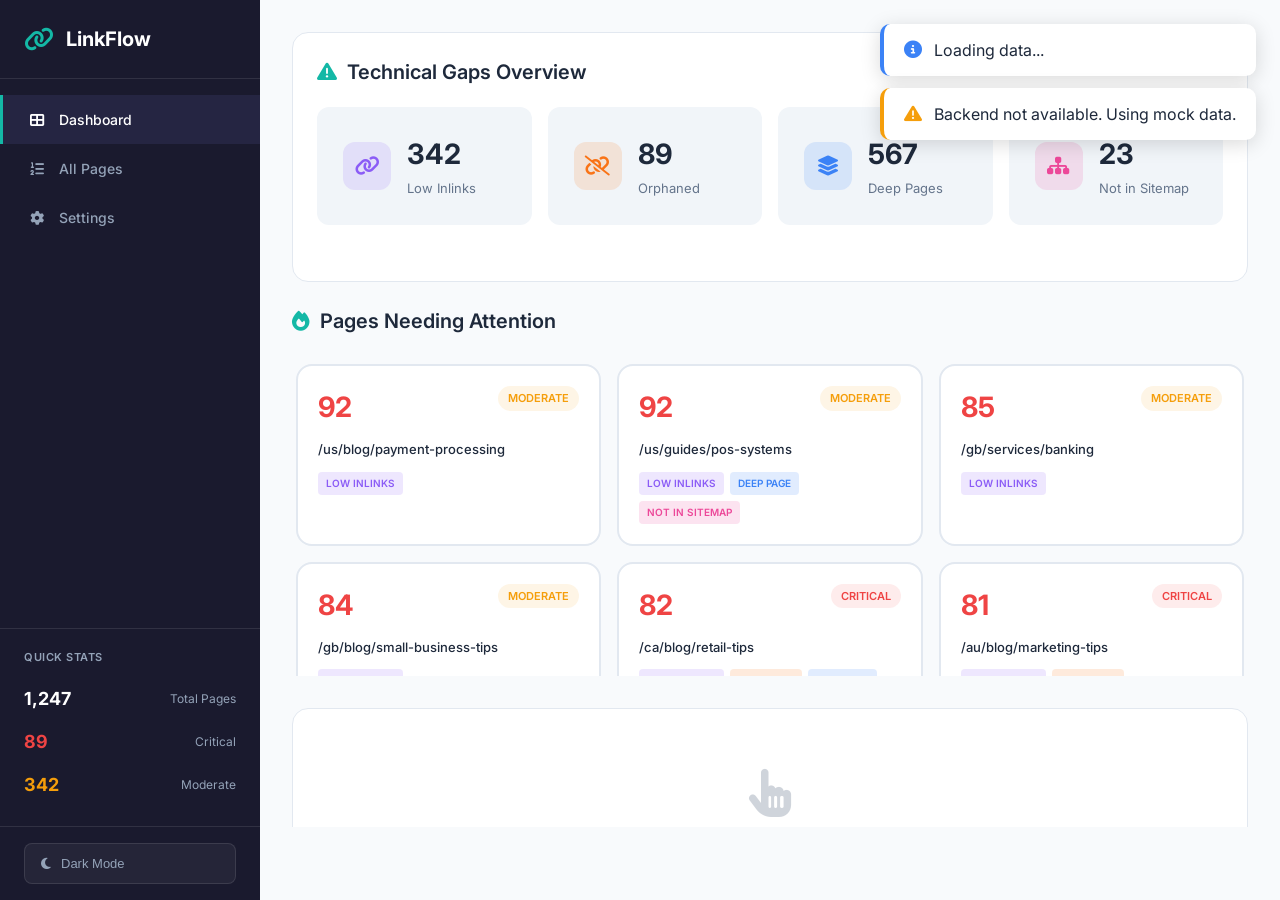
<file: index.html>
<!DOCTYPE html>
<html lang="en">
<head>
    <meta charset="UTF-8">
    <meta name="viewport" content="width=device-width, initial-scale=1.0">
    <title>Internal Linking Tool v2 - SEO Dashboard</title>
    <link rel="stylesheet" href="css/styles.css">
    <link rel="stylesheet" href="https://cdnjs.cloudflare.com/ajax/libs/font-awesome/6.4.0/css/all.min.css">
    <link rel="preconnect" href="https://fonts.googleapis.com">
    <link rel="preconnect" href="https://fonts.gstatic.com" crossorigin>
    <link href="https://fonts.googleapis.com/css2?family=Inter:wght@300;400;500;600;700&display=swap" rel="stylesheet">
</head>
<body>
    <!-- Toast Container -->
    <div id="toastContainer" class="toast-container"></div>

    <!-- Page Details Modal -->
    <div id="pageModal" class="modal-overlay" onclick="closeModal(event)">
        <div class="modal-container" onclick="event.stopPropagation()">
            <div class="modal-header">
                <h2 id="modalTitle">Page Details</h2>
                <button class="modal-close" onclick="closeModal()">
                    <i class="fas fa-times"></i>
                </button>
            </div>
            <div class="modal-body">
                <div class="modal-url" id="modalUrl">/page/url</div>
                <div class="modal-metrics">
                    <div class="metric-box">
                        <span class="metric-label">Position</span>
                        <span class="metric-value" id="modalPosition">--</span>
                    </div>
                    <div class="metric-box">
                        <span class="metric-label">Inlinks</span>
                        <span class="metric-value" id="modalInlinks">--</span>
                    </div>
                    <div class="metric-box">
                        <span class="metric-label">Depth</span>
                        <span class="metric-value" id="modalDepth">--</span>
                    </div>
                    <div class="metric-box">
                        <span class="metric-label">Score</span>
                        <span class="metric-value" id="modalScore">--</span>
                    </div>
                </div>
                <div class="modal-grid">
                    <div class="modal-section">
                        <h4><i class="fas fa-clipboard-check"></i> Technical Gaps</h4>
                        <ul id="modalTechChecklist" class="tech-checklist-list"></ul>
                    </div>
                    <div class="modal-section">
                        <h4><i class="fas fa-link"></i> Interlink Recommendations</h4>
                        <div class="modal-recommendations" id="modalRecommendations">
                            <table class="recommendations-table">
                                <thead>
                                    <tr>
                                        <th>Source Page</th>
                                        <th>Relevance</th>
                                        <th>Anchor Text</th>
                                        <th>Action</th>
                                    </tr>
                                </thead>
                                <tbody id="modalRecommendationsBody"></tbody>
                            </table>
                        </div>
                    </div>
                </div>
            </div>
        </div>
    </div>

    <!-- App Layout -->
    <div class="app-layout">
        <!-- Sidebar -->
        <aside class="sidebar">
            <div class="sidebar-header">
                <div class="logo">
                    <i class="fas fa-link"></i>
                    <span>LinkFlow</span>
                </div>
            </div>
            
            <nav class="sidebar-nav">
                <a href="#" class="nav-item active" data-tab="dashboard">
                    <i class="fas fa-th-large"></i>
                    <span>Dashboard</span>
                </a>
                <a href="#" class="nav-item" data-tab="priority-queue">
                    <i class="fas fa-list-ol"></i>
                    <span>All Pages</span>
                </a>

                <a href="#" class="nav-item" data-tab="settings">
                    <i class="fas fa-cog"></i>
                    <span>Settings</span>
                </a>
            </nav>
            
            <div class="sidebar-stats">
                <div class="stats-heading">Quick Stats</div>
                <div class="stat-item">
                    <span class="stat-value" id="sidebarTotal">--</span>
                    <span class="stat-label">Total Pages</span>
                </div>
                <div class="stat-item critical">
                    <span class="stat-value" id="sidebarCritical">--</span>
                    <span class="stat-label">Critical</span>
                </div>
                <div class="stat-item moderate">
                    <span class="stat-value" id="sidebarModerate">--</span>
                    <span class="stat-label">Moderate</span>
                </div>
            </div>
            
            <div class="sidebar-footer">
                <button class="dark-mode-toggle" onclick="toggleDarkMode()">
                    <i class="fas fa-moon"></i>
                    <span>Dark Mode</span>
                </button>
            </div>
        </aside>

        <!-- Main Content -->
        <main class="main-content">

            <!-- Dashboard Tab -->
            <div id="dashboard-tab" class="tab-content active">
                <section class="gaps-section dashboard-gaps">
                    <div class="section-header">
                        <h2><i class="fas fa-exclamation-triangle"></i> Technical Gaps Overview</h2>
                    </div>
                    <div class="gaps-cards">
                        <div class="gap-card purple">
                            <div class="gap-icon"><i class="fas fa-link"></i></div>
                            <div class="gap-info">
                                <span class="gap-value" id="gapLowInlinks">--</span>
                                <span class="gap-label">Low Inlinks</span>
                            </div>
                        </div>
                        <div class="gap-card orange">
                            <div class="gap-icon"><i class="fas fa-unlink"></i></div>
                            <div class="gap-info">
                                <span class="gap-value" id="gapOrphaned">--</span>
                                <span class="gap-label">Orphaned</span>
                            </div>
                        </div>
                        <div class="gap-card blue">
                            <div class="gap-icon"><i class="fas fa-layer-group"></i></div>
                            <div class="gap-info">
                                <span class="gap-value" id="gapDeepPages">--</span>
                                <span class="gap-label">Deep Pages</span>
                            </div>
                        </div>
                        <div class="gap-card pink">
                            <div class="gap-icon"><i class="fas fa-sitemap"></i></div>
                            <div class="gap-info">
                                <span class="gap-value" id="gapNotInSitemap">--</span>
                                <span class="gap-label">Not in Sitemap</span>
                            </div>
                        </div>
                    </div>
                </section>

                <section class="cards-section">
                    <div class="section-header">
                        <h2><i class="fas fa-fire"></i> Pages Needing Attention</h2>
                    </div>
                    <div class="page-cards-container" id="pageCardsContainer">
                        <div class="loading-cards">
                            <span class="spinner"></span>
                            <span>Loading priority pages...</span>
                        </div>
                    </div>
                </section>

                <section class="details-section" id="detailsSection">
                    <div class="details-placeholder" id="detailsPlaceholder">
                        <i class="fas fa-hand-pointer"></i>
                        <h3>Select a page above</h3>
                        <p>Click on any page card to view details and recommendations</p>
                    </div>
                    <div class="details-content" id="detailsContent" style="display: none;">
                        <div class="details-grid">
                            <div class="details-info">
                                <div class="details-header">
                                    <h3 id="detailsTitle">Page Title</h3>
                                    <span class="details-url" id="detailsUrl">/page/url</span>
                                </div>
                                <div class="metrics-row">
                                    <div class="metric-box">
                                        <span class="metric-label">Position</span>
                                        <span class="metric-value" id="detailsPosition">--</span>
                                    </div>
                                    <div class="metric-box">
                                        <span class="metric-label">Inlinks</span>
                                        <span class="metric-value" id="detailsInlinks">--</span>
                                    </div>
                                    <div class="metric-box">
                                        <span class="metric-label">Depth</span>
                                        <span class="metric-value" id="detailsDepth">--</span>
                                    </div>
                                    <div class="metric-box">
                                        <span class="metric-label">Score</span>
                                        <span class="metric-value" id="detailsScore">--</span>
                                    </div>
                                </div>
                                <div class="tech-checklist">
                                    <h4><i class="fas fa-clipboard-check"></i> Technical Gaps</h4>
                                    <ul id="techChecklist"></ul>
                                </div>
                            </div>
                            <div class="details-recommendations">
                                <h4><i class="fas fa-link"></i> Interlink Recommendations</h4>
                                <div class="recommendations-table-container" id="recommendationsContainer">
                                    <table class="recommendations-table">
                                        <thead>
                                            <tr>
                                                <th>Source Page</th>
                                                <th>Relevance</th>
                                                <th>Anchor Text</th>
                                                <th>Action</th>
                                            </tr>
                                        </thead>
                                        <tbody id="recommendationsBody"></tbody>
                                    </table>
                                </div>
                            </div>
                        </div>
                    </div>
                </section>
            </div>

            <!-- Page Path Breakdown Tab -->
            <div id="priority-queue-tab" class="tab-content">
                <section class="table-section">
                    <div class="section-header">
                        <h2><i class="fas fa-list-ol"></i> Page Path Breakdown</h2>
                        <span class="results-count" id="resultsCount">-- results</span>
                    </div>
                    
                    <!-- Filter Bar -->
                    <div class="filter-bar">
                        <div class="filter-search">
                            <i class="fas fa-search"></i>
                            <input type="text" id="globalSearch" placeholder="Search by URL..." oninput="handleSearch()">
                        </div>
                        <div class="filter-group">
                            <div class="filter-item">
                                <label><i class="fas fa-globe"></i> Market</label>
                                <select id="marketFilter" onchange="applyFilters()">
                                    <option value="global">All Markets</option>
                                    <option value="us">US</option>
                                    <option value="au">AU</option>
                                    <option value="gb">GB</option>
                                    <option value="ca">CA</option>
                                </select>
                            </div>
                            <div class="filter-item">
                                <label><i class="fas fa-exclamation-circle"></i> Tech Issue</label>
                                <select id="techIssueFilter" onchange="applyFilters()">
                                    <option value="all">All Issues</option>
                                    <option value="low_inlinks">Low Inlinks</option>
                                    <option value="orphaned">Orphaned</option>
                                    <option value="deep_page">Deep Pages</option>
                                    <option value="not_in_sitemap">Not in Sitemap</option>
                                </select>
                            </div>
                            <div class="filter-item">
                                <label><i class="fas fa-tag"></i> Category</label>
                                <select id="categoryFilter" onchange="applyFilters()">
                                    <option value="all">All Categories</option>
                                    <option value="critical">Critical</option>
                                    <option value="moderate">Moderate</option>
                                </select>
                            </div>
                        </div>
                        <button class="btn-export" onclick="exportCSV()">
                            <i class="fas fa-download"></i>
                            Export CSV
                        </button>
                    </div>

                    <div class="table-container">
                        <table class="data-table" id="priorityTable">
                            <thead>
                                <tr>
                                    <th onclick="sortTable('url')">URL <i class="fas fa-sort"></i></th>
                                    <th onclick="sortTable('priority_score')">Score <i class="fas fa-sort"></i></th>
                                    <th onclick="sortTable('bucket')">Category <i class="fas fa-sort"></i></th>
                                    <th onclick="sortTable('position')">Position <i class="fas fa-sort"></i></th>
                                    <th onclick="sortTable('inlinks')">Inlinks <i class="fas fa-sort"></i></th>
                                    <th>Tech Issues</th>
                                    <th>Actions</th>
                                </tr>
                            </thead>
                            <tbody id="tableBody"></tbody>
                        </table>
                    </div>
                    <div class="pagination" id="pagination">
                        <span id="paginationInfo">Showing 0 results</span>
                        <div class="pagination-controls">
                            <button class="pagination-btn" id="prevPage" onclick="changePage(-1)" disabled>
                                <i class="fas fa-chevron-left"></i> Prev
                            </button>
                            <div class="pagination-pages" id="paginationPages"></div>
                            <button class="pagination-btn" id="nextPage" onclick="changePage(1)">
                                Next <i class="fas fa-chevron-right"></i>
                            </button>
                        </div>
                    </div>
                </section>
            </div>

            <!-- Settings Tab -->
            <div id="settings-tab" class="tab-content">
                <section class="settings-section">
                    <div class="section-header">
                        <h2><i class="fas fa-cog"></i> Settings</h2>
                    </div>
                    <div class="settings-grid">
                        <div class="settings-card">
                            <h3><i class="fas fa-plug"></i> API Configuration</h3>
                            <div class="api-status-list">
                                <div class="api-status-item">
                                    <div class="api-status-info">
                                        <span class="api-name">OnCrawl</span>
                                        <span class="api-description">Technical SEO data</span>
                                    </div>
                                    <span class="status-indicator" id="oncrawlStatus">
                                        <i class="fas fa-circle"></i>
                                        <span>Not tested</span>
                                    </span>
                                </div>
                                <div class="api-status-item">
                                    <div class="api-status-info">
                                        <span class="api-name">SEMRush</span>
                                        <span class="api-description">Keyword & ranking data</span>
                                    </div>
                                    <span class="status-indicator" id="semrushStatus">
                                        <i class="fas fa-circle"></i>
                                        <span>Not tested</span>
                                    </span>
                                </div>
                            </div>
                            <button class="btn-primary" onclick="testConnections()">
                                <i class="fas fa-plug"></i> Test Connections
                            </button>
                        </div>

                    </div>
                </section>
            </div>
        </main>
    </div>

    <script src="js/app.js"></script>
</body>
</html>
</file>
<file: css/styles.css>
/* Internal Linking Tool v2 - Split-View Dashboard
 * Font: Inter
 */

* {
    margin: 0;
    padding: 0;
    box-sizing: border-box;
}

:root {
    --bg-primary: #f8fafc;
    --bg-secondary: #ffffff;
    --bg-tertiary: #f1f5f9;
    --sidebar-bg: #1a1a2e;
    --sidebar-hover: #252542;
    --text-primary: #1e293b;
    --text-secondary: #64748b;
    --text-light: #94a3b8;
    --border-color: #e2e8f0;
    --accent: #14b8a6;
    --accent-hover: #0d9488;
    --red: #ef4444;
    --orange: #f97316;
    --yellow: #f59e0b;
    --green: #10b981;
    --blue: #3b82f6;
    --purple: #8b5cf6;
    --pink: #ec4899;
    --card-shadow: 0 1px 3px rgba(0,0,0,0.1);
    --card-shadow-hover: 0 4px 12px rgba(0,0,0,0.15);
}

.dark {
    --bg-primary: #0f172a;
    --bg-secondary: #1e293b;
    --bg-tertiary: #334155;
    --text-primary: #f1f5f9;
    --text-secondary: #94a3b8;
    --text-light: #64748b;
    --border-color: #475569;
}

body {
    font-family: 'Inter', -apple-system, BlinkMacSystemFont, sans-serif;
    background: var(--bg-primary);
    color: var(--text-primary);
    line-height: 1.5;
}

/* App Layout */
.app-layout {
    display: flex;
    min-height: 100vh;
}

/* Sidebar */
.sidebar {
    width: 260px;
    background: var(--sidebar-bg);
    color: #fff;
    display: flex;
    flex-direction: column;
    position: fixed;
    height: 100vh;
    z-index: 100;
}

.sidebar-header {
    padding: 24px;
    border-bottom: 1px solid rgba(255,255,255,0.1);
}

.logo {
    display: flex;
    align-items: center;
    gap: 12px;
    font-size: 20px;
    font-weight: 700;
}

.logo i {
    color: var(--accent);
    font-size: 24px;
}

.sidebar-nav {
    padding: 16px 0;
    flex: 1;
}

.nav-item {
    display: flex;
    align-items: center;
    gap: 12px;
    padding: 14px 24px;
    color: var(--text-light);
    text-decoration: none;
    font-size: 14px;
    font-weight: 500;
    transition: all 0.2s;
    border-left: 3px solid transparent;
}

.nav-item:hover {
    background: var(--sidebar-hover);
    color: #fff;
}

.nav-item.active {
    background: var(--sidebar-hover);
    color: #fff;
    border-left-color: var(--accent);
}

.nav-item i {
    width: 20px;
    text-align: center;
}

.sidebar-stats {
    padding: 20px 24px;
    border-top: 1px solid rgba(255,255,255,0.1);
}

.stats-heading {
    font-size: 11px;
    font-weight: 600;
    text-transform: uppercase;
    letter-spacing: 0.5px;
    color: var(--text-light);
    margin-bottom: 12px;
}

.stat-item {
    display: flex;
    justify-content: space-between;
    align-items: center;
    padding: 8px 0;
}

.stat-value {
    font-size: 18px;
    font-weight: 700;
}

.stat-label {
    font-size: 12px;
    color: var(--text-light);
}

.stat-item.critical .stat-value { color: var(--red); }
.stat-item.moderate .stat-value { color: var(--yellow); }

.sidebar-footer {
    padding: 16px 24px;
    border-top: 1px solid rgba(255,255,255,0.1);
}

.dark-mode-toggle {
    display: flex;
    align-items: center;
    gap: 10px;
    width: 100%;
    padding: 12px 16px;
    background: rgba(255,255,255,0.05);
    border: 1px solid rgba(255,255,255,0.1);
    border-radius: 8px;
    color: var(--text-light);
    font-size: 13px;
    cursor: pointer;
    transition: all 0.2s;
}

.dark-mode-toggle:hover {
    background: rgba(255,255,255,0.1);
    color: #fff;
}

/* Main Content */
.main-content {
    flex: 1;
    margin-left: 260px;
    display: flex;
    flex-direction: column;
}

/* Top Bar */
.top-bar {
    display: flex;
    align-items: center;
    justify-content: space-between;
    padding: 16px 32px;
    background: var(--bg-secondary);
    border-bottom: 1px solid var(--border-color);
    position: sticky;
    top: 0;
    z-index: 50;
}

.search-container {
    display: flex;
    align-items: center;
    gap: 12px;
    background: var(--bg-tertiary);
    padding: 10px 16px;
    border-radius: 10px;
    width: 320px;
}

.search-container i {
    color: var(--text-secondary);
}

.search-container input {
    border: none;
    background: transparent;
    outline: none;
    font-size: 14px;
    color: var(--text-primary);
    width: 100%;
    font-family: inherit;
}

.top-bar-actions {
    display: flex;
    align-items: center;
    gap: 12px;
}

.filter-dropdown select {
    padding: 10px 16px;
    border: 1px solid var(--border-color);
    border-radius: 8px;
    background: var(--bg-secondary);
    color: var(--text-primary);
    font-size: 13px;
    font-family: inherit;
    cursor: pointer;
}

.btn-export {
    display: flex;
    align-items: center;
    gap: 8px;
    padding: 10px 20px;
    background: var(--accent);
    color: #fff;
    border: none;
    border-radius: 8px;
    font-size: 13px;
    font-weight: 600;
    cursor: pointer;
    transition: background 0.2s;
    font-family: inherit;
}

.btn-export:hover {
    background: var(--accent-hover);
}

/* Tab Content */
.tab-content {
    display: none;
    padding: 32px;
    height: calc(100vh - 73px);
    overflow-y: auto;
}

.tab-content.active {
    display: block;
}

/* Section Headers */
.section-header {
    display: flex;
    align-items: center;
    justify-content: space-between;
    margin-bottom: 20px;
}

.section-header h2 {
    font-size: 20px;
    font-weight: 600;
    display: flex;
    align-items: center;
    gap: 10px;
}

.section-header h2 i {
    color: var(--accent);
}

.section-hint {
    font-size: 13px;
    color: var(--text-secondary);
}

.results-count {
    font-size: 13px;
    color: var(--text-secondary);
    background: var(--bg-tertiary);
    padding: 6px 12px;
    border-radius: 20px;
}

/* Page Cards Section */
.cards-section {
    margin-bottom: 32px;
}

.page-cards-container {
    display: grid;
    grid-template-columns: repeat(auto-fill, minmax(260px, 1fr));
    gap: 16px;
    padding: 8px 4px;
    max-height: 320px;
    overflow-y: auto;
}

.loading-cards {
    display: flex;
    align-items: center;
    gap: 12px;
    padding: 40px;
    color: var(--text-secondary);
    grid-column: 1 / -1;
}

.page-card {
    background: var(--bg-secondary);
    border: 2px solid var(--border-color);
    border-radius: 16px;
    padding: 20px;
    cursor: pointer;
    transition: all 0.2s;
    min-width: 0;
}

.page-card:hover {
    border-color: var(--accent);
    box-shadow: var(--card-shadow-hover);
    transform: translateY(-2px);
}

.page-card.selected {
    border-color: var(--accent);
    box-shadow: 0 0 0 3px rgba(20, 184, 166, 0.2);
}

.page-card-header {
    display: flex;
    justify-content: space-between;
    align-items: flex-start;
    margin-bottom: 12px;
}

.page-card-score {
    font-size: 28px;
    font-weight: 700;
}

.page-card-score.critical { color: var(--red); }
.page-card-score.high { color: var(--orange); }
.page-card-score.moderate { color: var(--yellow); }

.page-card-category {
    font-size: 11px;
    font-weight: 600;
    padding: 4px 10px;
    border-radius: 20px;
    text-transform: uppercase;
}

.page-card-category.critical {
    background: rgba(239, 68, 68, 0.1);
    color: var(--red);
}

.page-card-category.moderate {
    background: rgba(245, 158, 11, 0.1);
    color: var(--yellow);
}

.page-card-url {
    font-size: 13px;
    font-weight: 500;
    color: var(--text-primary);
    margin-bottom: 12px;
    white-space: nowrap;
    overflow: hidden;
    text-overflow: ellipsis;
}

.page-card-issues {
    display: flex;
    flex-wrap: wrap;
    gap: 6px;
}

.issue-tag {
    font-size: 10px;
    font-weight: 600;
    padding: 4px 8px;
    border-radius: 4px;
    text-transform: uppercase;
}

.issue-tag.low_inlinks { background: rgba(139, 92, 246, 0.15); color: var(--purple); }
.issue-tag.orphaned { background: rgba(249, 115, 22, 0.15); color: var(--orange); }
.issue-tag.deep_page { background: rgba(59, 130, 246, 0.15); color: var(--blue); }
.issue-tag.not_in_sitemap { background: rgba(236, 72, 153, 0.15); color: var(--pink); }

/* Details Section */
.details-section {
    background: var(--bg-secondary);
    border-radius: 16px;
    border: 1px solid var(--border-color);
    min-height: 300px;
}

.details-placeholder {
    display: flex;
    flex-direction: column;
    align-items: center;
    justify-content: center;
    padding: 60px;
    text-align: center;
    color: var(--text-secondary);
}

.details-placeholder i {
    font-size: 48px;
    margin-bottom: 16px;
    opacity: 0.3;
}

.details-placeholder h3 {
    font-size: 18px;
    margin-bottom: 8px;
    color: var(--text-primary);
}

.details-content {
    padding: 24px;
}

.details-grid {
    display: grid;
    grid-template-columns: 1fr 1fr;
    gap: 32px;
}

.details-header {
    margin-bottom: 20px;
}

.details-header h3 {
    font-size: 18px;
    font-weight: 600;
    margin-bottom: 4px;
}

.details-url {
    font-size: 13px;
    color: var(--text-secondary);
}

.metrics-row {
    display: grid;
    grid-template-columns: repeat(4, 1fr);
    gap: 12px;
    margin-bottom: 24px;
}

.metric-box {
    background: var(--bg-tertiary);
    padding: 16px;
    border-radius: 12px;
    text-align: center;
}

.metric-box .metric-label {
    display: block;
    font-size: 11px;
    color: var(--text-secondary);
    text-transform: uppercase;
    margin-bottom: 4px;
}

.metric-box .metric-value {
    font-size: 20px;
    font-weight: 700;
    color: var(--text-primary);
}

.tech-checklist h4,
.details-recommendations h4 {
    font-size: 14px;
    font-weight: 600;
    margin-bottom: 16px;
    display: flex;
    align-items: center;
    gap: 8px;
}

.tech-checklist h4 i,
.details-recommendations h4 i {
    color: var(--accent);
}

.tech-checklist ul {
    list-style: none;
}

.tech-checklist li {
    display: flex;
    align-items: center;
    gap: 10px;
    padding: 10px 12px;
    background: var(--bg-tertiary);
    border-radius: 8px;
    margin-bottom: 8px;
    font-size: 13px;
}

.tech-checklist li i.fa-check-circle { color: var(--green); }
.tech-checklist li i.fa-times-circle { color: var(--red); }

.recommendations-table-container {
    max-height: 280px;
    overflow-y: auto;
}

.recommendations-table {
    width: 100%;
    border-collapse: collapse;
    font-size: 13px;
}

.recommendations-table th {
    text-align: left;
    padding: 12px;
    background: var(--bg-tertiary);
    font-weight: 600;
    font-size: 11px;
    text-transform: uppercase;
    color: var(--text-secondary);
}

.recommendations-table td {
    padding: 12px;
    border-bottom: 1px solid var(--border-color);
}

.recommendations-table .btn-add {
    padding: 6px 12px;
    background: var(--accent);
    color: #fff;
    border: none;
    border-radius: 6px;
    font-size: 12px;
    cursor: pointer;
    font-family: inherit;
}

.recommendations-table .btn-add:hover {
    background: var(--accent-hover);
}

.awaiting-badge {
    display: inline-flex;
    align-items: center;
    gap: 6px;
    padding: 8px 16px;
    background: var(--bg-tertiary);
    border-radius: 8px;
    font-size: 12px;
    color: var(--text-secondary);
    font-style: italic;
}

/* Filter Bar */
.filter-bar {
    display: flex;
    align-items: center;
    gap: 16px;
    padding: 16px 20px;
    background: var(--bg-tertiary);
    border-radius: 12px;
    margin-bottom: 20px;
    flex-wrap: wrap;
}

.filter-search {
    display: flex;
    align-items: center;
    gap: 10px;
    background: var(--bg-secondary);
    border: 1px solid var(--border-color);
    border-radius: 8px;
    padding: 10px 14px;
    flex: 1;
    min-width: 200px;
    max-width: 300px;
}

.filter-search i {
    color: var(--text-secondary);
    font-size: 14px;
}

.filter-search input {
    border: none;
    background: transparent;
    outline: none;
    font-size: 14px;
    color: var(--text-primary);
    width: 100%;
    font-family: inherit;
}

.filter-search input::placeholder {
    color: var(--text-secondary);
}

.filter-group {
    display: flex;
    align-items: center;
    gap: 12px;
    flex-wrap: wrap;
}

.filter-item {
    display: flex;
    flex-direction: column;
    gap: 4px;
}

.filter-item label {
    font-size: 10px;
    font-weight: 600;
    text-transform: uppercase;
    letter-spacing: 0.5px;
    color: var(--text-secondary);
    display: flex;
    align-items: center;
    gap: 4px;
}

.filter-item label i {
    font-size: 10px;
}

.filter-item select {
    padding: 8px 12px;
    border: 1px solid var(--border-color);
    border-radius: 8px;
    background: var(--bg-secondary);
    color: var(--text-primary);
    font-size: 13px;
    font-family: inherit;
    cursor: pointer;
    min-width: 140px;
}

.filter-item select:focus {
    outline: none;
    border-color: var(--accent);
}

.filter-bar .btn-export {
    margin-left: auto;
    display: flex;
    align-items: center;
    gap: 8px;
    padding: 10px 18px;
    background: var(--accent);
    color: #fff;
    border: none;
    border-radius: 8px;
    font-size: 13px;
    font-weight: 600;
    cursor: pointer;
    transition: background 0.2s;
    font-family: inherit;
    white-space: nowrap;
}

.filter-bar .btn-export:hover {
    background: var(--accent-hover);
}

/* Priority Queue Table */
.table-section {
    background: var(--bg-secondary);
    border-radius: 16px;
    border: 1px solid var(--border-color);
    padding: 24px;
}

.table-container {
    overflow-x: auto;
    margin-bottom: 20px;
}

.data-table {
    width: 100%;
    border-collapse: collapse;
    font-size: 14px;
}

.data-table th {
    text-align: left;
    padding: 14px 16px;
    background: var(--bg-tertiary);
    font-weight: 600;
    font-size: 12px;
    text-transform: uppercase;
    color: var(--text-secondary);
    cursor: pointer;
    white-space: nowrap;
}

.data-table th:hover {
    color: var(--accent);
}

.data-table td {
    padding: 14px 16px;
    border-bottom: 1px solid var(--border-color);
}

.data-table tbody tr:hover {
    background: var(--bg-tertiary);
}

.url-cell {
    max-width: 280px;
    overflow: hidden;
    text-overflow: ellipsis;
    white-space: nowrap;
    font-weight: 500;
}

.score-badge {
    display: inline-block;
    padding: 4px 12px;
    border-radius: 20px;
    font-weight: 600;
    font-size: 12px;
}

.score-badge.high { background: rgba(239, 68, 68, 0.1); color: var(--red); }
.score-badge.medium { background: rgba(245, 158, 11, 0.1); color: var(--yellow); }
.score-badge.low { background: rgba(16, 185, 129, 0.1); color: var(--green); }

.category-badge {
    display: inline-block;
    padding: 4px 12px;
    border-radius: 6px;
    font-weight: 600;
    font-size: 11px;
    text-transform: uppercase;
}

.category-badge.critical { background: rgba(239, 68, 68, 0.1); color: var(--red); }
.category-badge.moderate { background: rgba(245, 158, 11, 0.1); color: var(--yellow); }

.tech-badges {
    display: flex;
    gap: 4px;
    flex-wrap: wrap;
}

.btn-view {
    padding: 8px 16px;
    background: var(--accent);
    color: #fff;
    border: none;
    border-radius: 6px;
    font-size: 12px;
    font-weight: 500;
    cursor: pointer;
    font-family: inherit;
}

.btn-view:hover {
    background: var(--accent-hover);
}

/* Pagination */
.pagination {
    display: flex;
    justify-content: space-between;
    align-items: center;
    padding-top: 16px;
    border-top: 1px solid var(--border-color);
}

#paginationInfo {
    font-size: 13px;
    color: var(--text-secondary);
}

.pagination-controls {
    display: flex;
    align-items: center;
    gap: 8px;
}

.pagination-btn {
    display: flex;
    align-items: center;
    gap: 6px;
    padding: 8px 14px;
    background: var(--bg-tertiary);
    border: 1px solid var(--border-color);
    border-radius: 8px;
    font-size: 13px;
    color: var(--text-primary);
    cursor: pointer;
    font-family: inherit;
}

.pagination-btn:hover:not(:disabled) {
    border-color: var(--accent);
}

.pagination-btn:disabled {
    opacity: 0.5;
    cursor: not-allowed;
}

.pagination-pages {
    display: flex;
    gap: 4px;
}

.pagination-page {
    width: 36px;
    height: 36px;
    display: flex;
    align-items: center;
    justify-content: center;
    background: var(--bg-tertiary);
    border: 1px solid var(--border-color);
    border-radius: 8px;
    font-size: 13px;
    cursor: pointer;
    font-family: inherit;
}

.pagination-page:hover {
    border-color: var(--accent);
}

.pagination-page.active {
    background: var(--accent);
    color: #fff;
    border-color: var(--accent);
}

/* Technical Gaps Section */
.gaps-section {
    background: var(--bg-secondary);
    border-radius: 16px;
    border: 1px solid var(--border-color);
    padding: 24px;
}

.gaps-section.dashboard-gaps {
    margin-bottom: 24px;
}

.gaps-cards {
    display: grid;
    grid-template-columns: repeat(4, 1fr);
    gap: 16px;
    margin-bottom: 32px;
}

.gap-card {
    background: var(--bg-tertiary);
    border-radius: 12px;
    padding: 24px;
    display: flex;
    align-items: center;
    gap: 16px;
    cursor: pointer;
    transition: all 0.2s;
    border: 2px solid transparent;
}

.gap-card:hover {
    transform: translateY(-2px);
    box-shadow: var(--card-shadow-hover);
}

.gap-icon {
    width: 48px;
    height: 48px;
    border-radius: 12px;
    display: flex;
    align-items: center;
    justify-content: center;
    font-size: 20px;
}

.gap-card.purple .gap-icon { background: rgba(139, 92, 246, 0.15); color: var(--purple); }
.gap-card.orange .gap-icon { background: rgba(249, 115, 22, 0.15); color: var(--orange); }
.gap-card.blue .gap-icon { background: rgba(59, 130, 246, 0.15); color: var(--blue); }
.gap-card.pink .gap-icon { background: rgba(236, 72, 153, 0.15); color: var(--pink); }

.gap-card.purple:hover { border-color: var(--purple); }
.gap-card.orange:hover { border-color: var(--orange); }
.gap-card.blue:hover { border-color: var(--blue); }
.gap-card.pink:hover { border-color: var(--pink); }

.gap-value {
    font-size: 28px;
    font-weight: 700;
    display: block;
}

.gap-label {
    font-size: 13px;
    color: var(--text-secondary);
}

/* Settings Tab */
.settings-section {
    max-width: 900px;
}

.settings-grid {
    display: grid;
    grid-template-columns: repeat(2, 1fr);
    gap: 24px;
}

.settings-card {
    background: var(--bg-secondary);
    border: 1px solid var(--border-color);
    border-radius: 16px;
    padding: 24px;
}

.settings-card h3 {
    font-size: 16px;
    font-weight: 600;
    margin-bottom: 20px;
    display: flex;
    align-items: center;
    gap: 10px;
}

.settings-card h3 i {
    color: var(--accent);
}

.form-group {
    margin-bottom: 16px;
}

.form-group label {
    display: block;
    font-size: 13px;
    font-weight: 500;
    margin-bottom: 8px;
    color: var(--text-secondary);
}

/* API Status List */
.api-status-list {
    display: flex;
    flex-direction: column;
    gap: 12px;
    margin-bottom: 20px;
}

.api-status-item {
    display: flex;
    align-items: center;
    justify-content: space-between;
    padding: 14px 16px;
    background: var(--bg-tertiary);
    border-radius: 10px;
}

.api-status-info {
    display: flex;
    flex-direction: column;
    gap: 2px;
}

.api-name {
    font-size: 14px;
    font-weight: 600;
    color: var(--text-primary);
}

.api-description {
    font-size: 12px;
    color: var(--text-secondary);
}

.status-indicator {
    display: flex;
    align-items: center;
    gap: 6px;
    font-size: 12px;
    font-weight: 500;
    color: var(--text-secondary);
}

.status-indicator i {
    font-size: 10px;
}

.status-indicator.connected {
    color: var(--green);
}

.status-indicator.error {
    color: var(--red);
}

.status-indicator.pending {
    color: var(--yellow);
}

.slider-group {
    margin-bottom: 20px;
}

.slider-header {
    display: flex;
    justify-content: space-between;
    margin-bottom: 10px;
}

.slider-header label {
    font-size: 13px;
    color: var(--text-secondary);
}

.slider-value {
    font-size: 14px;
    font-weight: 600;
    color: var(--accent);
}

input[type="range"] {
    width: 100%;
    height: 6px;
    border-radius: 3px;
    background: var(--border-color);
    appearance: none;
    cursor: pointer;
}

input[type="range"]::-webkit-slider-thumb {
    appearance: none;
    width: 18px;
    height: 18px;
    border-radius: 50%;
    background: var(--accent);
    cursor: pointer;
}

.btn-primary {
    display: inline-flex;
    align-items: center;
    gap: 8px;
    padding: 12px 20px;
    background: var(--accent);
    color: #fff;
    border: none;
    border-radius: 8px;
    font-size: 14px;
    font-weight: 500;
    cursor: pointer;
    font-family: inherit;
}

.btn-primary:hover {
    background: var(--accent-hover);
}

/* Modal */
.modal-overlay {
    display: none;
    position: fixed;
    top: 0;
    left: 0;
    right: 0;
    bottom: 0;
    background: rgba(0, 0, 0, 0.6);
    z-index: 1000;
    align-items: center;
    justify-content: center;
    padding: 24px;
}

.modal-overlay.active {
    display: flex;
}

.modal-container {
    background: var(--bg-secondary);
    border-radius: 16px;
    width: 100%;
    max-width: 900px;
    max-height: 90vh;
    overflow: hidden;
    display: flex;
    flex-direction: column;
    box-shadow: 0 20px 60px rgba(0, 0, 0, 0.3);
}

.modal-header {
    display: flex;
    align-items: center;
    justify-content: space-between;
    padding: 20px 24px;
    border-bottom: 1px solid var(--border-color);
}

.modal-header h2 {
    font-size: 18px;
    font-weight: 600;
}

.modal-close {
    width: 36px;
    height: 36px;
    display: flex;
    align-items: center;
    justify-content: center;
    background: var(--bg-tertiary);
    border: none;
    border-radius: 8px;
    color: var(--text-secondary);
    cursor: pointer;
    transition: all 0.2s;
}

.modal-close:hover {
    background: var(--red);
    color: #fff;
}

.modal-body {
    padding: 24px;
    overflow-y: auto;
}

.modal-url {
    font-size: 13px;
    color: var(--text-secondary);
    margin-bottom: 20px;
    word-break: break-all;
}

.modal-metrics {
    display: grid;
    grid-template-columns: repeat(4, 1fr);
    gap: 12px;
    margin-bottom: 24px;
}

.modal-grid {
    display: grid;
    grid-template-columns: 1fr 1fr;
    gap: 24px;
}

.modal-section h4 {
    font-size: 14px;
    font-weight: 600;
    margin-bottom: 16px;
    display: flex;
    align-items: center;
    gap: 8px;
}

.modal-section h4 i {
    color: var(--accent);
}

.tech-checklist-list {
    list-style: none;
}

.tech-checklist-list li {
    display: flex;
    align-items: center;
    gap: 10px;
    padding: 10px 12px;
    background: var(--bg-tertiary);
    border-radius: 8px;
    margin-bottom: 8px;
    font-size: 13px;
}

.tech-checklist-list li i.fa-check-circle { color: var(--green); }
.tech-checklist-list li i.fa-times-circle { color: var(--red); }

.modal-recommendations {
    max-height: 280px;
    overflow-y: auto;
}

@media (max-width: 768px) {
    .modal-grid {
        grid-template-columns: 1fr;
    }
    
    .modal-metrics {
        grid-template-columns: repeat(2, 1fr);
    }
}

/* Toast Notifications */
.toast-container {
    position: fixed;
    top: 24px;
    right: 24px;
    z-index: 1000;
    display: flex;
    flex-direction: column;
    gap: 12px;
}

.toast {
    display: flex;
    align-items: center;
    gap: 12px;
    padding: 14px 20px;
    background: var(--bg-secondary);
    border-radius: 10px;
    box-shadow: 0 4px 20px rgba(0,0,0,0.15);
    animation: slideIn 0.3s ease;
}

@keyframes slideIn {
    from { transform: translateX(100%); opacity: 0; }
    to { transform: translateX(0); opacity: 1; }
}

.toast.success { border-left: 4px solid var(--green); }
.toast.error { border-left: 4px solid var(--red); }
.toast.warning { border-left: 4px solid var(--yellow); }
.toast.info { border-left: 4px solid var(--blue); }

.toast i { font-size: 18px; }
.toast.success i { color: var(--green); }
.toast.error i { color: var(--red); }
.toast.warning i { color: var(--yellow); }
.toast.info i { color: var(--blue); }

/* Spinner */
.spinner {
    width: 24px;
    height: 24px;
    border: 3px solid var(--border-color);
    border-top-color: var(--accent);
    border-radius: 50%;
    animation: spin 0.8s linear infinite;
}

@keyframes spin {
    to { transform: rotate(360deg); }
}

/* Responsive */
@media (max-width: 1200px) {
    .gaps-cards {
        grid-template-columns: repeat(2, 1fr);
    }
    
    .details-grid {
        grid-template-columns: 1fr;
    }
}

@media (max-width: 900px) {
    .sidebar {
        width: 80px;
    }
    
    .sidebar-header span,
    .nav-item span,
    .stat-label,
    .dark-mode-toggle span {
        display: none;
    }
    
    .main-content {
        margin-left: 80px;
    }
    
    .settings-grid {
        grid-template-columns: 1fr;
    }
}
</file>
